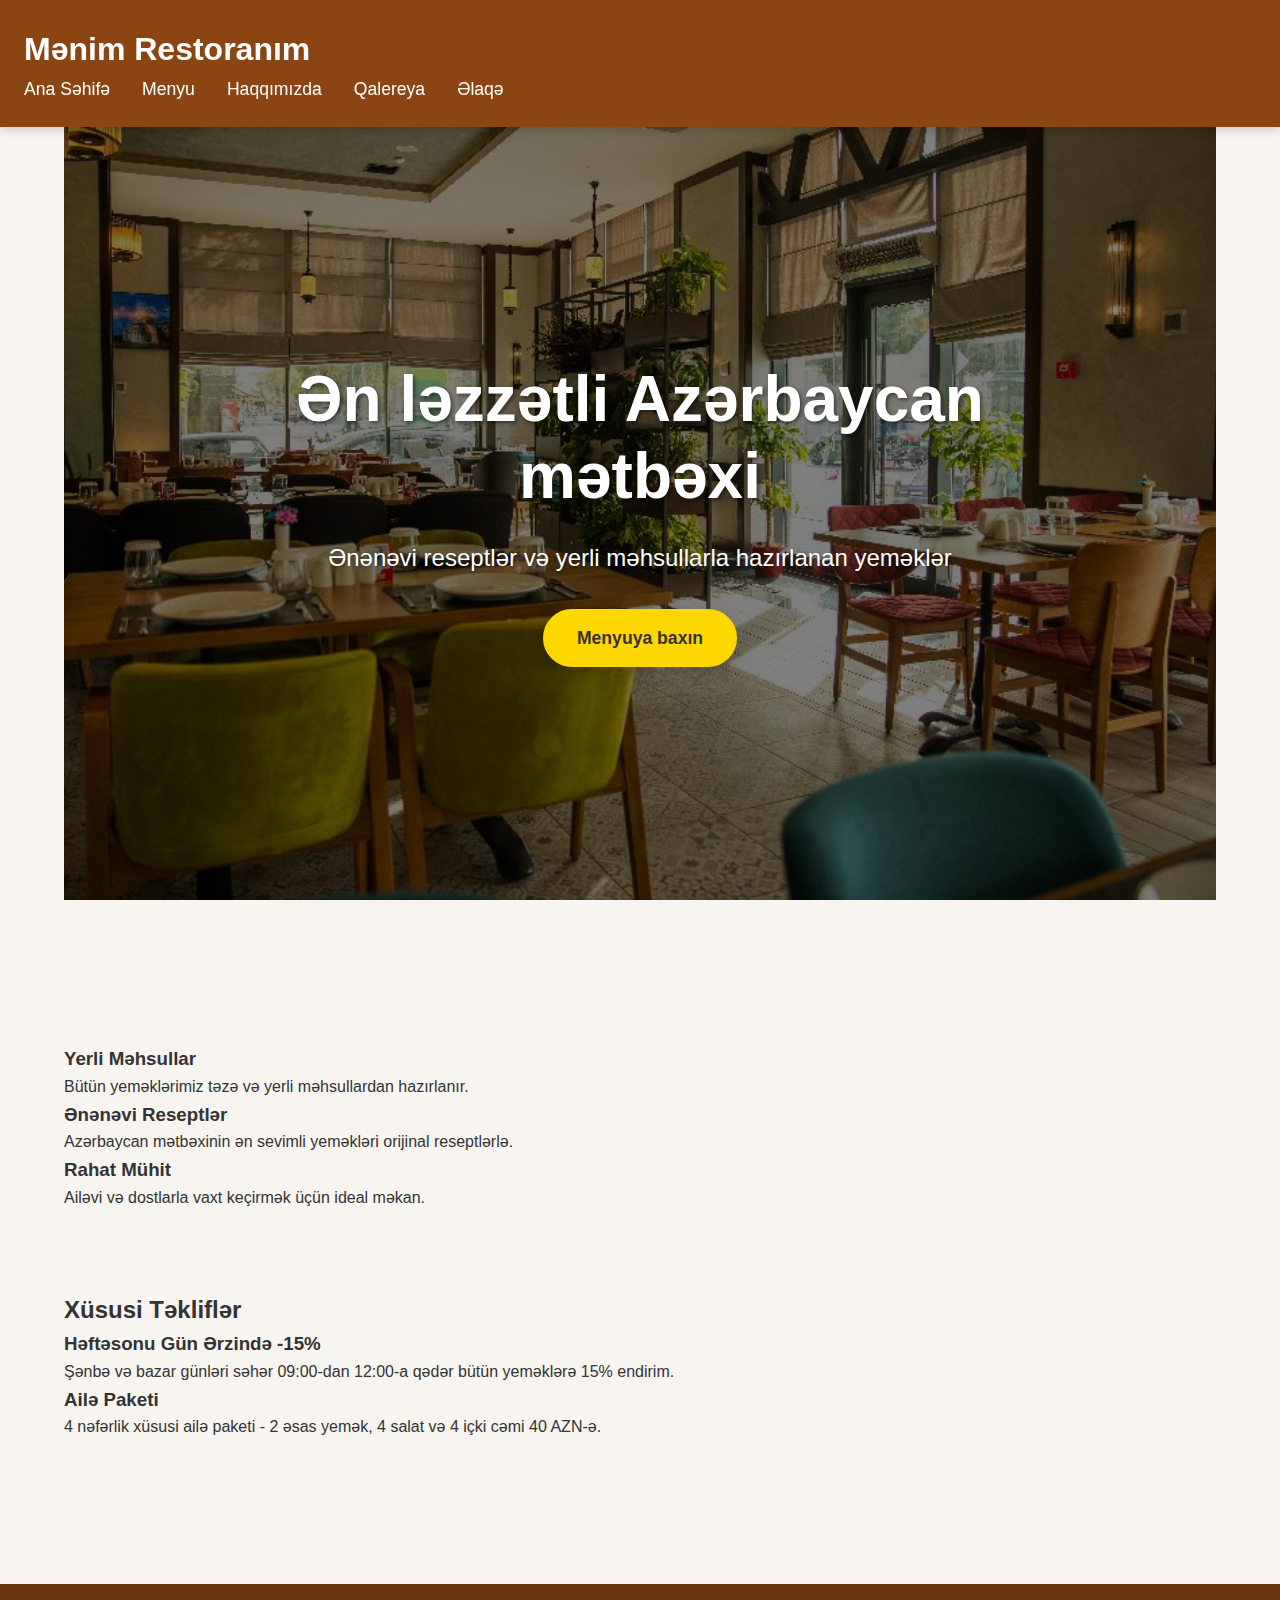
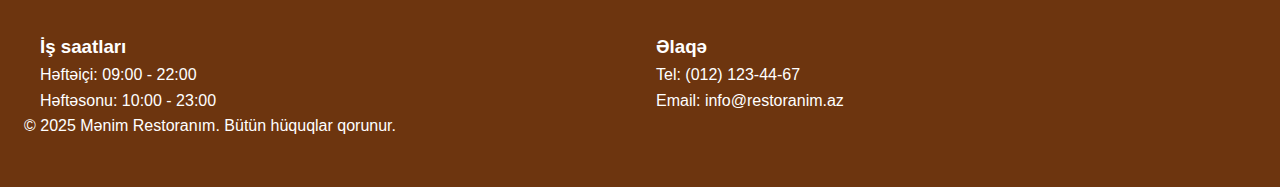
<file: index.html>
<!DOCTYPE html>
<html lang="az">
<head>
    <meta charset="UTF-8">
    <meta name="viewport" content="width=device-width, initial-scale=1.0">
    <title>Mənim Restoranım</title>
    <link rel="stylesheet" href="style.css">
</head>
<body>
    <!-- Mobil menyu düyməsi əlavə edildi -->
    <header>
        <button class="menu-toggle">☰</button>
        <h1>Mənim Restoranım</h1>
        <nav>
            <ul>
                <li><a href="index.html" class="active">Ana Səhifə</a></li>
                <li><a href="menyu.html">Menyu</a></li>
                <li><a href="haqqimizda.html">Haqqımızda</a></li>
                <li><a href="qalereya.html">Qalereya</a></li>             
                <li><a href="elaqe.html">Əlaqə</a></li>
            </ul>
        </nav>
    </header>

    <main>
        <!-- Tək hero section qalıb -->
        <section class="hero">
            <div class="hero-content">
                <h2>Ən ləzzətli Azərbaycan mətbəxi</h2>
                <p>Ənənəvi reseptlər və yerli məhsullarla hazırlanan yeməklər</p>
                <a href="menyu.html" class="btn">Menyuya baxın</a>
            </div>
        </section>

        <!-- Features bölməsi grid ilə -->
        <section class="features">
            <div class="feature">
                <h3>Yerli Məhsullar</h3>
                <p>Bütün yeməklərimiz təzə və yerli məhsullardan hazırlanır.</p>
            </div>
            <div class="feature">
                <h3>Ənənəvi Reseptlər</h3>
                <p>Azərbaycan mətbəxinin ən sevimli yeməkləri orijinal reseptlərlə.</p>
            </div>
            <div class="feature">
                <h3>Rahat Mühit</h3>
                <p>Ailəvi və dostlarla vaxt keçirmək üçün ideal məkan.</p>
            </div>
        </section>

        <!-- Xüsusi təkliflər flexbox ilə -->
        <section class="special-offers">
            <h2>Xüsusi Təkliflər</h2>
            <div class="offers">
                <div class="offer">
                    <h3>Həftəsonu Gün Ərzində -15%</h3>
                    <p>Şənbə və bazar günləri səhər 09:00-dan 12:00-a qədər bütün yeməklərə 15% endirim.</p>
                </div>
                <div class="offer">
                    <h3>Ailə Paketi</h3>
                    <p>4 nəfərlik xüsusi ailə paketi - 2 əsas yemək, 4 salat və 4 içki cəmi 40 AZN-ə.</p>
                </div>
            </div>
        </section>
    </main>

    <!-- Footer düzəlişləri -->
    <footer>
        <div class="footer-container">
            <div class="footer-info">
                <h3>İş saatları</h3>
                <p>Həftəiçi: 09:00 - 22:00</p>
                <p>Həftəsonu: 10:00 - 23:00</p>
            </div>
            <div class="footer-info">
                <h3>Əlaqə</h3>
                <p>Tel: (012) 123-44-67</p>
                <p>Email: info@restoranim.az</p>
            </div>
        </div>
        <p class="copyright">&copy; 2025 Mənim Restoranım. Bütün hüquqlar qorunur.</p>
    </footer>

    <!-- JavaScript düzəlişləri -->
    <script>
        document.addEventListener('DOMContentLoaded', function() {
            const menuToggle = document.querySelector('.menu-toggle');
            const nav = document.querySelector('nav');
            
            menuToggle.addEventListener('click', function() {
                nav.classList.toggle('active');
            });
        });
    </script>
</body>
</html>
</file>
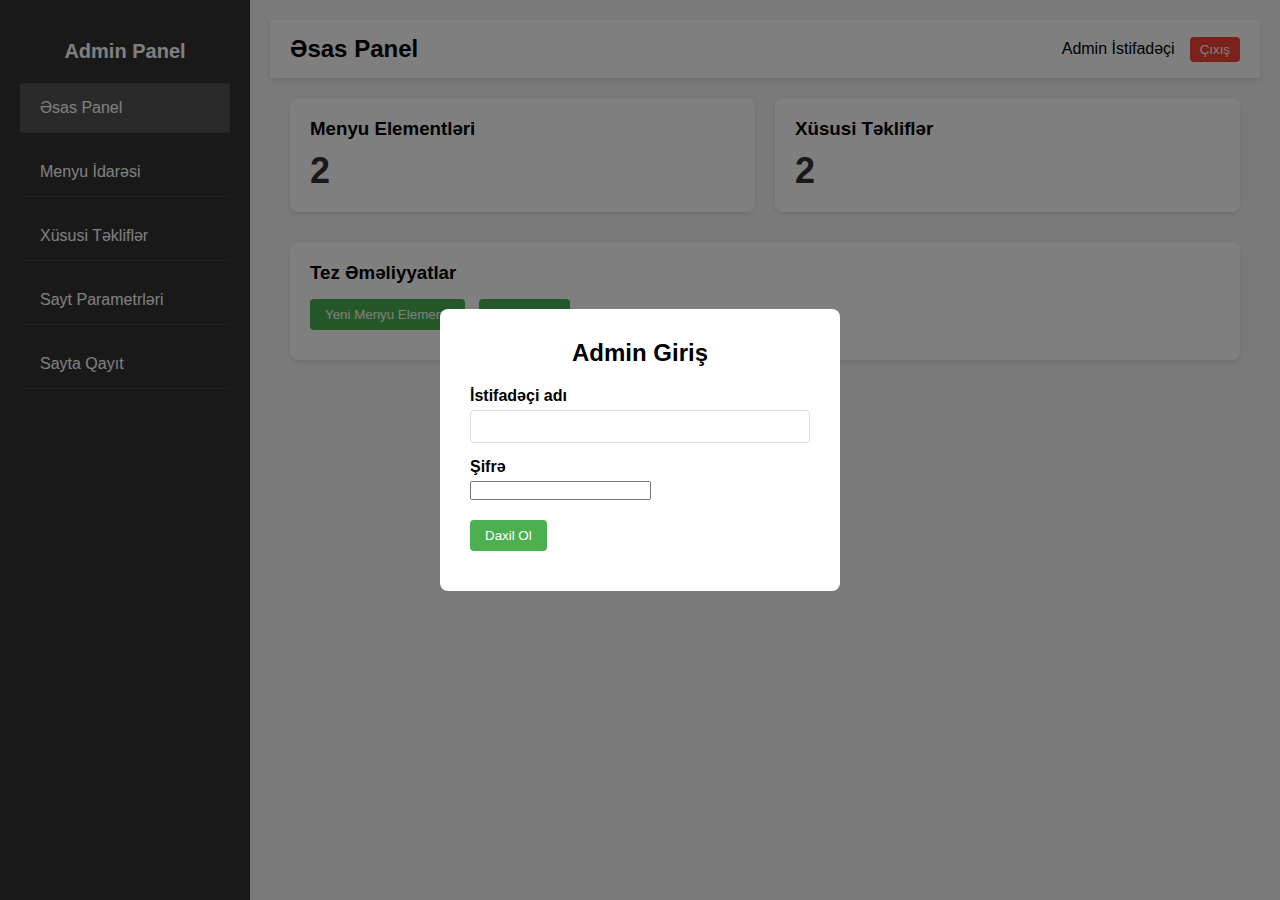
<file: admin.html>
<!DOCTYPE html>
<html lang="az">
<head>
    <meta charset="UTF-8">
    <meta name="viewport" content="width=device-width, initial-scale=1.0">
    <title>Admin Panel - Mənim Restoranım</title>
    <link rel="stylesheet" href="admin-style.css">
</head>
<body>
    <div class="admin-container">
        <div class="admin-sidebar">
            <div class="logo">
                <h2>Admin Panel</h2>
            </div>
            <nav class="admin-nav">
                <ul>
                    <li><a href="#" class="active" data-page="dashboard">Əsas Panel</a></li>
                    <li><a href="#" data-page="menu">Menyu İdarəsi</a></li>
                    <li><a href="#" data-page="offers">Xüsusi Təkliflər</a></li>
                    <li><a href="#" data-page="settings">Sayt Parametrləri</a></li>
                    <li><a href="index.html">Sayta Qayıt</a></li>
                </ul>
            </nav>
        </div>
        
        <div class="admin-content">
            <header class="admin-header">
                <div class="admin-header-title">
                    <h2>Əsas Panel</h2>
                </div>
                <div class="admin-user">
                    <span>Admin İstifadəçi</span>
                    <button id="logoutBtn">Çıxış</button>
                </div>
            </header>
            
            <main class="admin-main">
                <!-- Dashboard Page -->
                <div class="admin-page active" id="dashboard">
                    <div class="dashboard-stats">
                        <div class="stat-card">
                            <h3>Menyu Elementləri</h3>
                            <p class="stat-number" id="menu-count">0</p>
                        </div>
                        <div class="stat-card">
                            <h3>Xüsusi Təkliflər</h3>
                            <p class="stat-number" id="offers-count">0</p>
                        </div>
                    </div>
                    
                    <div class="quick-actions">
                        <h3>Tez Əməliyyatlar</h3>
                        <button class="admin-btn" id="add-menu-btn">Yeni Menyu Elementi</button>
                        <button class="admin-btn" id="add-offer-btn">Yeni Təklif</button>
                    </div>
                </div>
                
                <!-- Menu Management Page -->
                <div class="admin-page" id="menu">
                    <h3>Menyu İdarəsi</h3>
                    <button class="admin-btn add-btn" id="add-menu-item">Yeni Element Əlavə Et</button>
                    
                    <div class="menu-form hidden" id="menu-form">
                        <h4>Menyu Elementi</h4>
                        <form id="menu-item-form">
                            <input type="hidden" id="menu-item-id">
                            <div class="form-group">
                                <label for="menu-item-name">Ad</label>
                                <input type="text" id="menu-item-name" required>
                            </div>
                            <div class="form-group">
                                <label for="menu-item-category">Kateqoriya</label>
                                <select id="menu-item-category" required>
                                    <option value="əsas">Əsas Yeməklər</option>
                                    <option value="qəlyanaltı">Qəlyanaltılar</option>
                                    <option value="salat">Salatlar</option>
                                    <option value="desert">Desertlər</option>
                                    <option value="içki">İçkilər</option>
                                </select>
                            </div>
                            <div class="form-group">
                                <label for="menu-item-price">Qiymət (AZN)</label>
                                <input type="number" step="0.01" id="menu-item-price" required>
                            </div>
                            <div class="form-group">
                                <label for="menu-item-description">Təsvir</label>
                                <textarea id="menu-item-description" rows="4"></textarea>
                            </div>
                            <div class="form-actions">
                                <button type="submit" class="admin-btn save-btn">Yadda Saxla</button>
                                <button type="button" class="admin-btn cancel-btn" id="cancel-menu-item">Ləğv Et</button>
                            </div>
                        </form>
                    </div>
                    
                    <div class="items-list" id="menu-items-list">
                        <!-- Menu items will be added here dynamically -->
                    </div>
                </div>
                
                <!-- Offers Management Page -->
                <div class="admin-page" id="offers">
                    <h3>Xüsusi Təkliflər</h3>
                    <button class="admin-btn add-btn" id="add-offer-item">Yeni Təklif Əlavə Et</button>
                    
                    <div class="offer-form hidden" id="offer-form">
                        <h4>Xüsusi Təklif</h4>
                        <form id="offer-item-form">
                            <input type="hidden" id="offer-item-id">
                            <div class="form-group">
                                <label for="offer-item-title">Başlıq</label>
                                <input type="text" id="offer-item-title" required>
                            </div>
                            <div class="form-group">
                                <label for="offer-item-description">Təsvir</label>
                                <textarea id="offer-item-description" rows="4" required></textarea>
                            </div>
                            <div class="form-group">
                                <label for="offer-item-active">Aktivdir</label>
                                <input type="checkbox" id="offer-item-active" checked>
                            </div>
                            <div class="form-actions">
                                <button type="submit" class="admin-btn save-btn">Yadda Saxla</button>
                                <button type="button" class="admin-btn cancel-btn" id="cancel-offer-item">Ləğv Et</button>
                            </div>
                        </form>
                    </div>
                    
                    <div class="items-list" id="offer-items-list">
                        <!-- Offer items will be added here dynamically -->
                    </div>
                </div>
                
                <!-- Settings Page -->
                <div class="admin-page" id="settings">
                    <h3>Sayt Parametrləri</h3>
                    <form id="settings-form">
                        <div class="form-group">
                            <label for="site-title">Sayt Başlığı</label>
                            <input type="text" id="site-title" value="Mənim Restoranım">
                        </div>
                        <div class="form-group">
                            <label for="site-description">Sayt Təsviri</label>
                            <textarea id="site-description" rows="3">Ən ləzzətli Azərbaycan mətbəxi</textarea>
                        </div>
                        <div class="form-group">
                            <label for="site-phone">Telefon</label>
                            <input type="text" id="site-phone" value="(012) 123-44-67">
                        </div>
                        <div class="form-group">
                            <label for="site-email">Email</label>
                            <input type="email" id="site-email" value="info@restoranim.az">
                        </div>
                        <div class="form-group">
                            <label for="work-hours-weekday">İş saatları (Həftəiçi)</label>
                            <input type="text" id="work-hours-weekday" value="09:00 - 22:00">
                        </div>
                        <div class="form-group">
                            <label for="work-hours-weekend">İş saatları (Həftəsonu)</label>
                            <input type="text" id="work-hours-weekend" value="10:00 - 23:00">
                        </div>
                        <button type="submit" class="admin-btn save-btn">Parametrləri Yadda Saxla</button>
                    </form>
                </div>
            </main>
        </div>
    </div>
    
    <!-- Login Modal -->
    <div class="login-modal" id="login-modal">
        <div class="login-form">
            <h2>Admin Giriş</h2>
            <form id="login-form">
                <div class="form-group">
                    <label for="username">İstifadəçi adı</label>
                    <input type="text" id="username" required>
                </div>
                <div class="form-group">
                    <label for="password">Şifrə</label>
                    <input type="password" id="password" required>
                </div>
                <div class="form-actions">
                    <button type="submit" class="admin-btn">Daxil Ol</button>
                </div>
            </form>
        </div>
    </div>
    
    <script src="admin-script.js"></script>
    <script>
        // Mobil menyu üçün JavaScript
        document.addEventListener('DOMContentLoaded', function() {
          const menuToggle = document.querySelector('.menu-toggle');
          const nav = document.querySelector('nav');
          
          if (menuToggle) {
            menuToggle.addEventListener('click', function() {
              nav.classList.toggle('active');
            });
          }
        });
      </script>
</body>
</html>
</file>
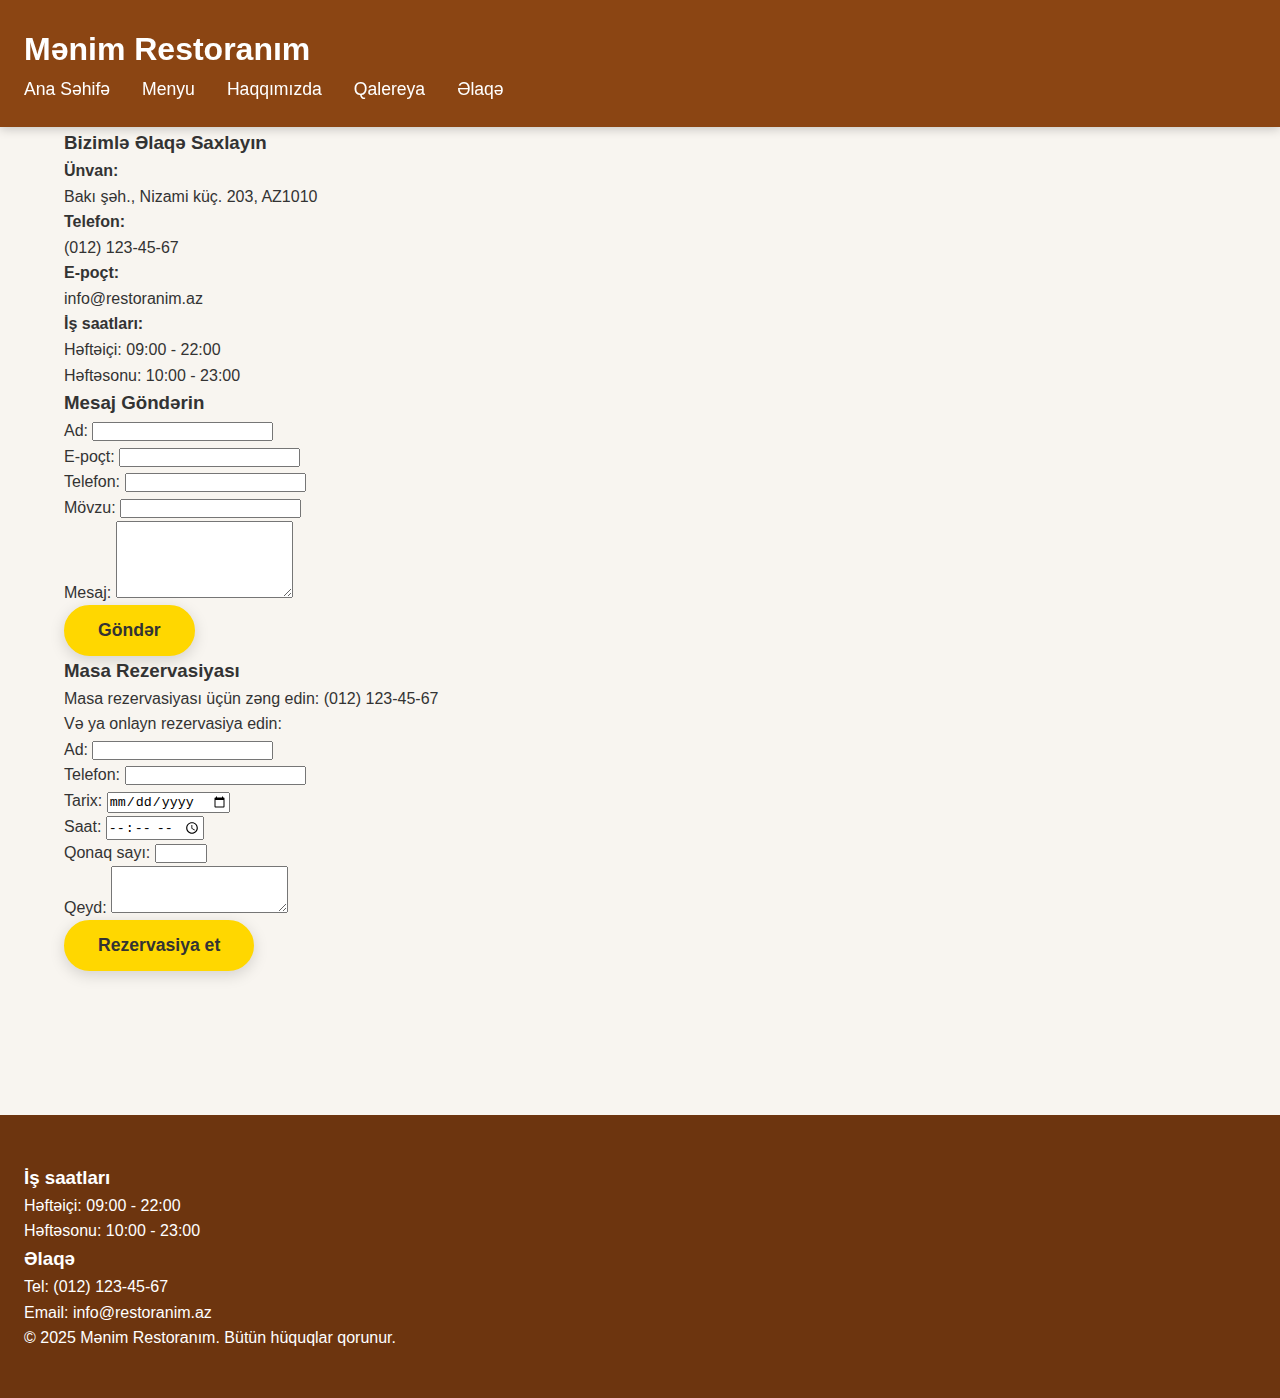
<file: elaqe.html>
<!DOCTYPE html>
<html lang="az">
<head>
    <meta charset="UTF-8">
    <meta name="viewport" content="width=device-width, initial-scale=1.0">
      <title>Əlaqə - Mənim Restoranım</title>
    <link rel="stylesheet" href="style.css">
</head>
<body>
    <header>
        <h1>Mənim Restoranım</h1>
        <nav>
            <ul>
                <li><a href="index.html">Ana Səhifə</a></li>
                <li><a href="menyu.html">Menyu</a></li>
                <li><a href="haqqimizda.html">Haqqımızda</a></li>
                <li><a href="qalereya.html">Qalereya</a></li>
                <li><a href="elaqe.html" class="active">Əlaqə</a></li>
            </ul>
        </nav>
    </header>

    <main>
        <section class="contact-section">
            <h2 class="section-title">elaqe</h2>
            <br>
            <div class="contact-container">
                <div class="contact-info">
                    <h3>Bizimlə Əlaqə Saxlayın</h3>
                    <div class="info-item">
                        <strong>Ünvan:</strong>
                        <p>Bakı şəh., Nizami küç. 203, AZ1010</p>
                    </div>
                    <div class="info-item">
                        <strong>Telefon:</strong>
                        <p>(012) 123-45-67</p>
                    </div>
                    <div class="info-item">
                        <strong>E-poçt:</strong>
                        <p>info@restoranim.az</p>
                    </div>
                    <div class="info-item">
                        <strong>İş saatları:</strong>
                        <p>Həftəiçi: 09:00 - 22:00</p>
                        <p>Həftəsonu: 10:00 - 23:00</p>
                    </div>
                </div>
                
                <div class="contact-form">
                    <h3>Mesaj Göndərin</h3>
                    <form id="contactForm">
                        <div class="form-group">
                            <label for="name">Ad:</label>
                            <input type="text" id="name" name="name" required>
                        </div>
                        <div class="form-group">
                            <label for="email">E-poçt:</label>
                            <input type="email" id="email" name="email" required>
                        </div>
                        <div class="form-group">
                            <label for="phone">Telefon:</label>
                            <input type="tel" id="phone" name="phone">
                        </div>
                        <div class="form-group">
                            <label for="subject">Mövzu:</label>
                            <input type="text" id="subject" name="subject">
                        </div>
                        <div class="form-group">
                            <label for="message">Mesaj:</label>
                            <textarea id="message" name="message" rows="5" required></textarea>
                        </div>
                        <button type="submit" class="btn">Göndər</button>
                    </form>
                </div>
            </div>
            
            <div class="reservation">
                <h3>Masa Rezervasiyası</h3>
                <p>Masa rezervasiyası üçün zəng edin: (012) 123-45-67</p>
                <p>Və ya onlayn rezervasiya edin:</p>
                <form id="reservationForm">
                    <div class="form-row">
                        <div class="form-group">
                            <label for="reservationName">Ad:</label>
                            <input type="text" id="reservationName" name="reservationName" required>
                        </div>
                        <div class="form-group">
                            <label for="reservationPhone">Telefon:</label>
                            <input type="tel" id="reservationPhone" name="reservationPhone" required>
                        </div>
                    </div>
                    <div class="form-row">
                        <div class="form-group">
                            <label for="reservationDate">Tarix:</label>
                            <input type="date" id="reservationDate" name="reservationDate" required>
                        </div>
                        <div class="form-group">
                            <label for="reservationTime">Saat:</label>
                            <input type="time" id="reservationTime" name="reservationTime" required>
                        </div>
                    </div>
                    <div class="form-row">
                        <div class="form-group">
                            <label for="reservationGuests">Qonaq sayı:</label>
                            <input type="number" id="reservationGuests" name="reservationGuests" min="1" max="20" required>
                        </div>
                        <div class="form-group">
                            <label for="reservationNotes">Qeyd:</label>
                            <textarea id="reservationNotes" name="reservationNotes" rows="3"></textarea>
                        </div>
                    </div>
                    <button type="submit" class="btn">Rezervasiya et</button>
                </form>
            </div>
        </section>
    </main>

    <footer>
        <div class="footer-content">
            <div class="footer-info">
                <h3>İş saatları</h3>
                <p>Həftəiçi: 09:00 - 22:00</p>
                <p>Həftəsonu: 10:00 - 23:00</p>
            </div>
            <div class="footer-info">
                <h3>Əlaqə</h3>
                <p>Tel: (012) 123-45-67</p>
                <p>Email: info@restoranim.az</p>
            </div>
        </div>
        <p class="copyright">&copy; 2025 Mənim Restoranım. Bütün hüquqlar qorunur.</p>
    </footer>

    <script src="script.js"></script>
    <script>
        // Mobil menyu üçün JavaScript
        document.addEventListener('DOMContentLoaded', function() {
          const menuToggle = document.querySelector('.menu-toggle');
          const nav = document.querySelector('nav');
          
          if (menuToggle) {
            menuToggle.addEventListener('click', function() {
              nav.classList.toggle('active');
            });
          }
        });
      </script>
</body>
</html>
</file>
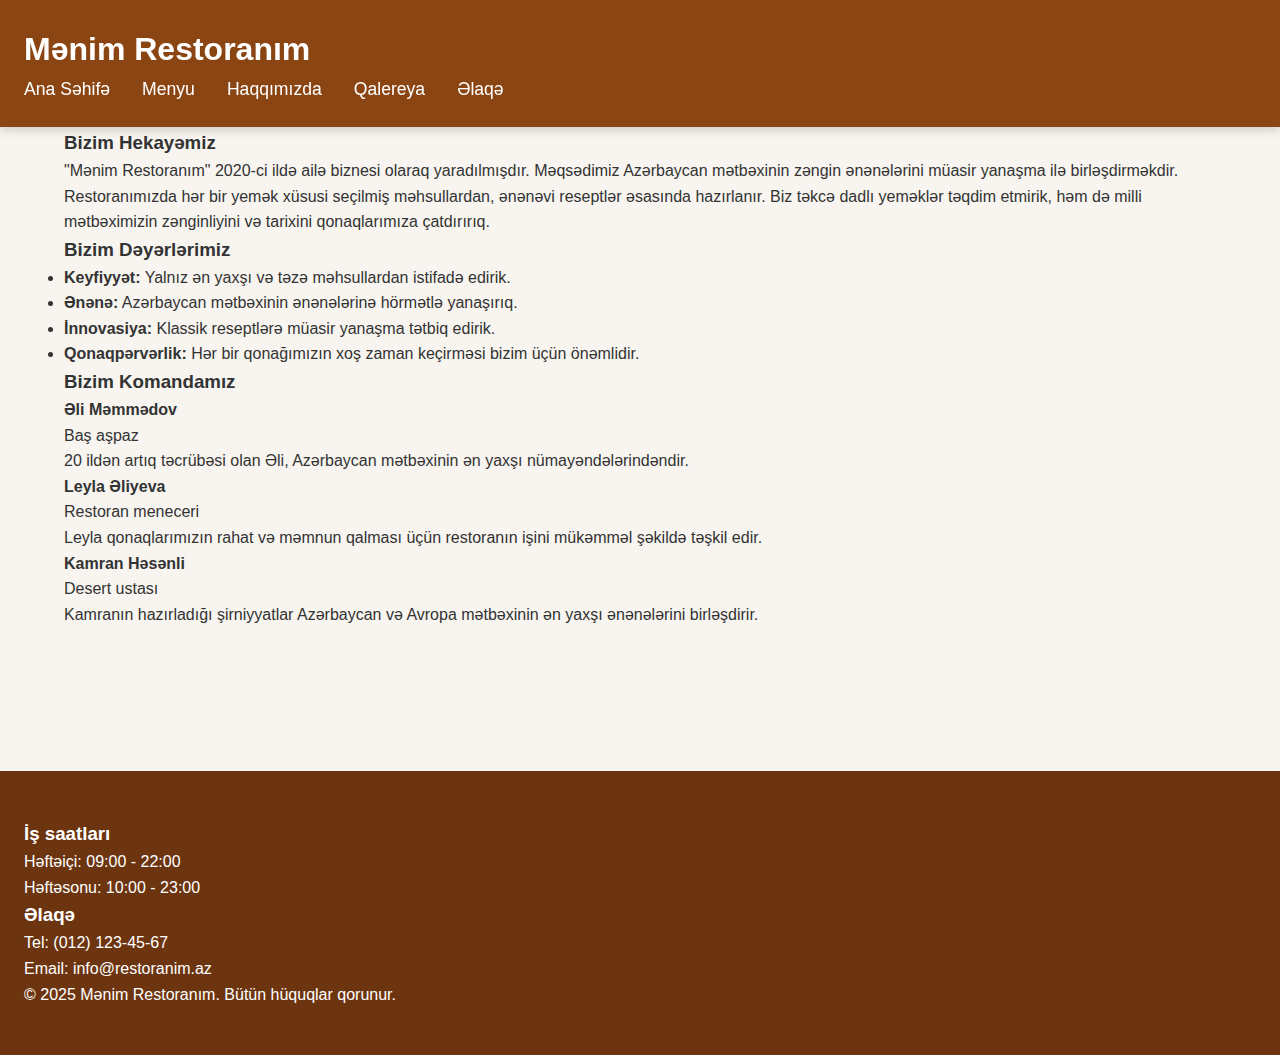
<file: haqqimizda.html>
<!DOCTYPE html>
<html lang="az">
<head>
    <meta charset="UTF-8">
    <meta name="viewport" content="width=device-width, initial-scale=1.0">
    <title>Haqqımızda - Mənim Restoranım</title>
    <link rel="stylesheet" href="style.css">
</head>
<body>
    <header>
        <h1>Mənim Restoranım</h1>
        <nav>
            <ul>
                <li><a href="index.html">Ana Səhifə</a></li>
                <li><a href="menyu.html">Menyu</a></li>
                <li><a href="haqqimizda.html" class="active">Haqqımızda</a></li>
                 <li><a href="qalereya.html">Qalereya</a></li>  
                <li><a href="elaqe.html">Əlaqə</a></li>
            </ul>
        </nav>
    </header>

    <main>
        <section class="about-section">
            <h2 class="section-title">Haqqımızda</h2>
            <br>
            <div class="about-content">
                <div class="about-text">
                    <h3>Bizim Hekayəmiz</h3>
                    <p>"Mənim Restoranım" 2020-ci ildə ailə biznesi olaraq yaradılmışdır. Məqsədimiz Azərbaycan mətbəxinin zəngin ənənələrini müasir yanaşma ilə birləşdirməkdir.</p>
                    <p>Restoranımızda hər bir yemək xüsusi seçilmiş məhsullardan, ənənəvi reseptlər əsasında hazırlanır. Biz təkcə dadlı yeməklər təqdim etmirik, həm də milli mətbəximizin zənginliyini və tarixini qonaqlarımıza çatdırırıq.</p>
                    
                    <h3>Bizim Dəyərlərimiz</h3>
                    <ul class="values-list">
                        <li><strong>Keyfiyyət:</strong> Yalnız ən yaxşı və təzə məhsullardan istifadə edirik.</li>
                        <li><strong>Ənənə:</strong> Azərbaycan mətbəxinin ənənələrinə hörmətlə yanaşırıq.</li>
                        <li><strong>İnnovasiya:</strong> Klassik reseptlərə müasir yanaşma tətbiq edirik.</li>
                        <li><strong>Qonaqpərvərlik:</strong> Hər bir qonağımızın xoş zaman keçirməsi bizim üçün önəmlidir.</li>
                    </ul>
                </div>
                
                <div class="team-section">
                    <h3>Bizim Komandamız</h3>
                    <div class="team-members">
                        <div class="team-member">
                            <h4>Əli Məmmədov</h4>
                            <p class="member-title">Baş aşpaz</p>
                            <p>20 ildən artıq təcrübəsi olan Əli, Azərbaycan mətbəxinin ən yaxşı nümayəndələrindəndir.</p>
                        </div>
                        <div class="team-member">
                            <h4>Leyla Əliyeva</h4>
                            <p class="member-title">Restoran meneceri</p>
                            <p>Leyla qonaqlarımızın rahat və məmnun qalması üçün restoranın işini mükəmməl şəkildə təşkil edir.</p>
                        </div>
                        <div class="team-member">
                            <h4>Kamran Həsənli</h4>
                            <p class="member-title">Desert ustası</p>
                            <p>Kamranın hazırladığı şirniyyatlar Azərbaycan və Avropa mətbəxinin ən yaxşı ənənələrini birləşdirir.</p>
                        </div>
                    </div>
                </div>
            </div>
        </section>
    </main>

    <footer>
        <div class="footer-content">
            <div class="footer-info">
                <h3>İş saatları</h3>
                <p>Həftəiçi: 09:00 - 22:00</p>
                <p>Həftəsonu: 10:00 - 23:00</p>
            </div>
            <div class="footer-info">
                <h3>Əlaqə</h3>
                <p>Tel: (012) 123-45-67</p>
                <p>Email: info@restoranim.az</p>
            </div>
        </div>
        <p class="copyright">&copy; 2025 Mənim Restoranım. Bütün hüquqlar qorunur.</p>
    </footer>

    <script src="script.js"></script>
    <script>
        // Mobil menyu üçün JavaScript
        document.addEventListener('DOMContentLoaded', function() {
          const menuToggle = document.querySelector('.menu-toggle');
          const nav = document.querySelector('nav');
          
          if (menuToggle) {
            menuToggle.addEventListener('click', function() {
              nav.classList.toggle('active');
            });
          }
        });
      </script>
</body>
</html>
</file>
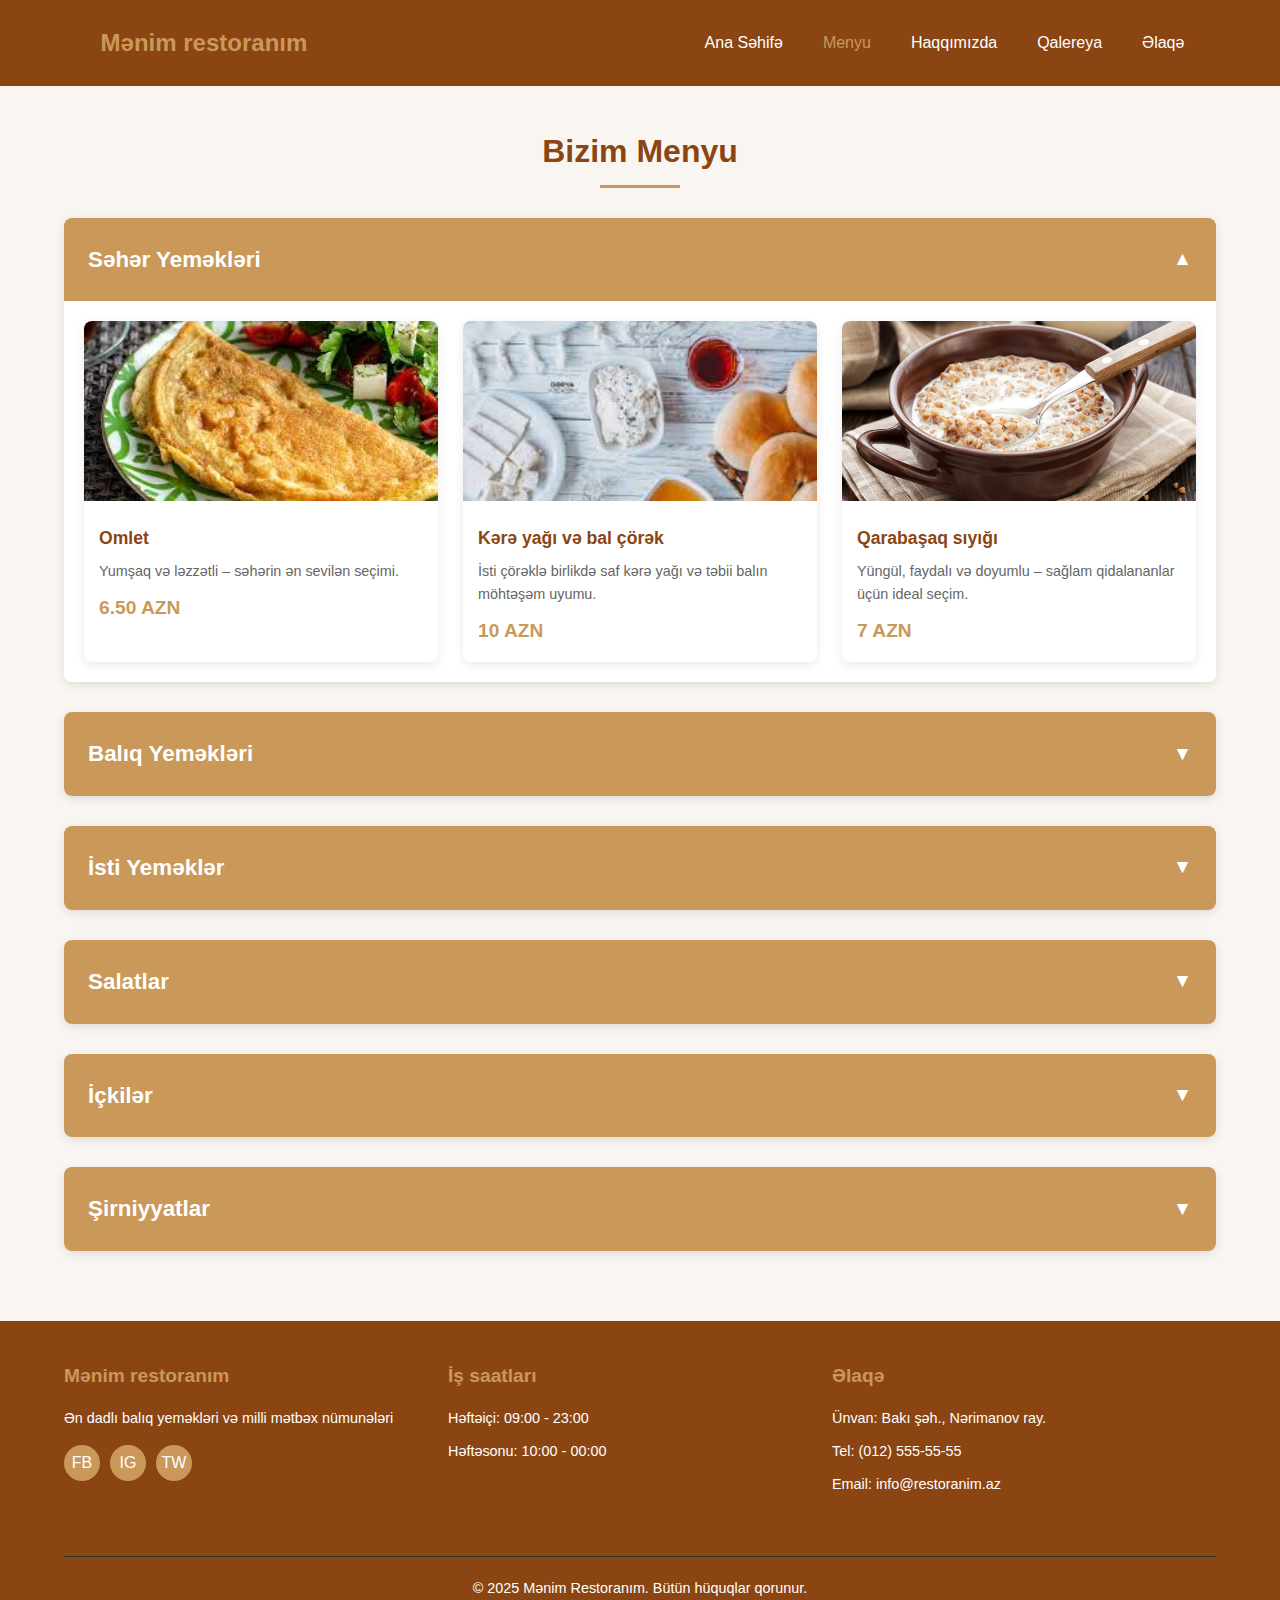
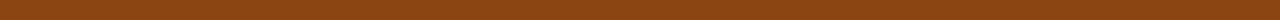
<file: menyu.html>
<!DOCTYPE html>
<html lang="az">
<head>

    <meta charset="UTF-8">
    <meta name="viewport" content="width=device-width, initial-scale=1.0">
    <title>Mənim restoranım - Menyu</title>
    <style>
        
        :root {
            --primary-color: #ca9859;
            --secondary-color: #8b4513;
            --accent-color: #b17e3c;
            --text-light: #ffffff;
            --text-dark: #333333;
            --bg-light: #f9f5f0;
            --border-radius: 8px;
        }
        
        * {
            margin: 0;
            padding: 0;
            box-sizing: border-box;
            font-family: 'Segoe UI', Tahoma, Geneva, Verdana, sans-serif;
        }
        
        body {
            background-color: var(--bg-light);
            color: var(--text-dark);
            line-height: 1.6;
        }
        
        header {
            background-color: var(--secondary-color);
            padding: 1.5rem;

            position: sticky;
            top: 0;
            z-index: 1000;
        }
        
        .container {
            width: 90%;
            max-width: 1200px;
            margin: 0 auto;
        }
        
        .header-container {
            display: flex;
            justify-content: space-between;
            align-items: center;
        }
        
        .logo {
            display: flex;
            align-items: center;
        }
        
        .logo img {
            height: 50px;
        }
        
        .logo h1 {
            color: var(--primary-color);
            margin-left: 15px;
            font-size: 24px;
        }
        
        nav ul {
            display: flex;
            list-style: none;
        }
        
        nav li {
            margin-left: 20px;
        }
        
        nav a {
            color: var(--text-light);
            text-decoration: none;
            font-weight: 500;
            padding: 5px 10px;
            transition: color 0.3s ease;
        }
        
        nav a:hover, nav a.active {
            color: var(--primary-color);
        }
        
        main {
            padding: 40px 0;
        }
        
        .page-title {
            text-align: center;
            margin-bottom: 30px;
            color: var(--secondary-color);
        }
        
        .page-title h2 {
            font-size: 32px;
            position: relative;
            display: inline-block;
            padding-bottom: 10px;
        }
        
        .page-title h2::after {
            content: '';
            position: absolute;
            bottom: 0;
            left: 50%;
            transform: translateX(-50%);
            width: 80px;
            height: 3px;
            background-color: var(--primary-color);
        }
        
        .menu-section {
            margin-bottom: 30px;
        }
        
        .menu-category {
            margin-bottom: 20px;
            border-radius: var(--border-radius);
            overflow: hidden;
            box-shadow: 0 3px 10px rgba(0, 0, 0, 0.1);
        }
        
        .category-header {
            background-color: var(--primary-color);
            color: var(--text-light);
            padding: 1.5rem;
            cursor: pointer;
            display: flex;
            justify-content: space-between;
            align-items: center;
            transition: background-color 0.3s ease;
        }
        
        .category-header:hover {
            background-color: var(--accent-color);
        }
        
        .category-header h3 {
            margin: 0;
            font-size: 1.4rem;
        }
        
        .arrow {
            transition: transform 0.3s;
            font-size: 1.2rem;
        }
        
        .arrow.active {
            transform: rotate(180deg);
        }
        
        .category-content {
            display: none;
            background-color: white;
            padding: 20px;
        }
        
        .category-content.active {
            display: block;
        }
        
        .menu-items-grid {
            display: grid;
            grid-template-columns: repeat(auto-fill, minmax(280px, 1fr));
            gap: 25px;
        }
        
        .menu-item {
            background: white;
            border-radius: var(--border-radius);
            overflow: hidden;
            box-shadow: 0 3px 10px rgba(67, 44, 44, 0.1);
            transition: transform 0.3s ease, box-shadow 0.3s ease;
        }
        
        .menu-item:hover {
            transform: translateY(-5px);
            box-shadow: 0 5px 15px rgba(0, 0, 0, 0.2);
        }
        
        .menu-image {
            width: 100%;
            height: 180px;
            object-fit: cover;
        }
        
        .item-details {
            padding: 15px;
        }
        
        .item-name {
            font-weight: bold;
            font-size: 1.1rem;
            margin-bottom: 8px;
            color: var(--secondary-color);
        }
        
        .item-description {
            color: #666;
            font-size: 0.9rem;
            margin-bottom: 10px;
        }
        
        .item-price {
            color: var(--primary-color);
            font-weight: bold;
            font-size: 1.2rem;
        }
        
        footer {
            background-color: var(--secondary-color);
            color: var(--text-light);
            padding: 40px 0 20px;
        }
        
        .footer-content {
            display: flex;
            flex-wrap: wrap;
            justify-content: space-between;
            margin-bottom: 30px;
        }
        
        .footer-info {
            flex: 1;
            min-width: 200px;
            margin-bottom: 20px;
        }
        
        .footer-info h3 {
            color: var(--primary-color);
            margin-bottom: 15px;
            font-size: 1.2rem;
        }
        
        .footer-info p {
            margin-bottom: 10px;
            font-size: 0.9rem;
        }
        
        .social-icons {
            display: flex;
            margin-top: 15px;
        }
        
        .social-icons a {
            display: flex;
            align-items: center;
            justify-content: center;
            width: 36px;
            height: 36px;
            margin-right: 10px;
            background-color: var(--primary-color);
            color: var(--text-light);
            border-radius: 50%;
            text-decoration: none;
            transition: background-color 0.3s ease;
        }
        
        .social-icons a:hover {
            background-color: var(--accent-color);
        }
        
        .copyright {
            text-align: center;
            padding-top: 20px;
            border-top: 1px solid #333;
            font-size: 0.9rem;
        }
        
        /* Responsive Design */
        @media (max-width: 768px) {
            .header-container {
                flex-direction: column;
                text-align: center;
            }
            
            .logo {
                margin-bottom: 15px;
                justify-content: center;
            }
            
            nav ul {
                justify-content: center;
                flex-wrap: wrap;
            }
            
            nav li {
                margin: 5px 10px;
            }
            
            .menu-items-grid {
                grid-template-columns: repeat(auto-fill, minmax(220px, 1fr));
            }
            
            .footer-content {
                flex-direction: column;
            }
            
            .footer-info {
                margin-bottom: 30px;
            }
        }
    </style>
</head>
<body>
    <header>
        <div class="container header-container">
            <div class="logo">
                <h1>Mənim restoranım</h1>
            </div>
            <nav>
                <ul>
                    <li><a href="index.html">Ana Səhifə</a></li>
                    <li><a href="menyu.html" class="active">Menyu</a></li>
                    <li><a href="haqqimizda.html">Haqqımızda</a></li>
                    <li><a href="qalereya.html">Qalereya</a></li>
                    <li><a href="elaqe.html">Əlaqə</a></li>
                </ul>
            </nav>
        </div>
    </header>

    <main>
        <div class="container">
            <div class="page-title">
                <h2>Bizim Menyu</h2>
            </div>

            <section class="menu-section">
                <!-- Səhər Yeməkləri -->
                <div class="menu-category">
                    <div class="category-header" onclick="toggleCategory(this)">
                        <h3>Səhər Yeməkləri</h3>
                        <span class="arrow">▼</span>
                    </div>
                    <div class="category-content">
                        <div class="menu-items-grid">
                            <!-- Omlet -->
                            <div class="menu-item">
                                <img src="images/Omlet.jpeg" alt="Omlet" class="menu-image">
                                <div class="item-details">
                                    <div class="item-name">Omlet</div>
                                    <div class="item-description">Yumşaq və ləzzətli – səhərin ən sevilən seçimi.</div>
                                    <div class="item-price">6.50 AZN</div>
                                </div>
                            </div>
                            <!--kere yagi ve bal corek-->
                            <div class="menu-item">
                                <img src="images/Kere yagi ve bal ile chorek.jpeg" alt="kere yagi ve bal corek" class="menu-image">
                                <div class="item-details">
                                    <div class="item-name">Kərə yağı və bal çörək</div>
                                    <div class="item-description">İsti çörəklə birlikdə saf kərə yağı və təbii balın möhtəşəm uyumu.</div>
                                    <div class="item-price">10 AZN</div>
                                 </div>
                             </div>
                             <!--qarabasaq siyiqi-->
                            <div class="menu-item">
                                <img src="images/Qarabashaq siyigi.jpg" alt="qarabasaq siyiqi" class="menu-image">
                                <div class="item-details">
                                    <div class="item-name">Qarabaşaq sıyığı</div>
                                    <div class="item-description">Yüngül, faydalı və doyumlu – sağlam qidalananlar üçün ideal seçim.</div>
                                    <div class="item-price">7 AZN</div>
                                </div>
                            </div>
                        </div>
                    </div>
                </div>
            </section>
            <section class="menu-section">
                <!-- Balıq Yeməkləri -->
                <div class="menu-category">
                    <div class="category-header" onclick="toggleCategory(this)">
                        <h3>Balıq Yeməkləri</h3>
                        <span class="arrow">▼</span>
                    </div>
                    <div class="category-content">
                        <div class="menu-items-grid">
                            <!-- Qızıl Farel -->
                            <div class="menu-item">
                                <img src="images/qizil farel.jpg" alt="Qızıl Farel" class="menu-image">
                                <div class="item-details">
                                    <div class="item-name">Qızıl Farel</div>
                                    <div class="item-description">Təzə tutulmuş farel balığı, xüsusi ədviyyatlarla bişirilir</div>
                                    <div class="item-price">16.50 AZN</div>
                                </div>
                            </div>
                            
                            <!-- Təndirdə Balıq -->
                            <div class="menu-item">
                                <img src="images/tendirde baliq.jpg" alt="Təndirdə Balıq" class="menu-image">
                                <div class="item-details">
                                    <div class="item-name">Təndirdə Balıq</div>
                                    <div class="item-description">Kəklikotu və limon ilə təndirdə hazırlanmış balıq</div>
                                    <div class="item-price">18.00 AZN</div>
                                </div>
                            </div>
                            <!-- Somon Balığı -->
                            <div class="menu-item">
                                <img src="images/somon filesi.jpg" alt="Somon Balığı" class="menu-image">
                                <div class="item-details">
                                    <div class="item-name">Somon Filesi</div>
                                    <div class="item-description">Özel sous və tərəvəzlərlə somon balığı</div>
                                    <div class="item-price">22.00 AZN</div>
                                </div>
                            </div>
                            <!-- Balıq Şorbası -->
                            <div class="menu-item">
                                <img src="images/Baliq sorbasi.jpg" alt="Balıq Şorbası" class="menu-image">
                                <div class="item-details">
                                    <div class="item-name">Balıq Şorbası</div>
                                    <div class="item-description">Təzə balıq və tərəvəzlərlə hazırlanmış şorba</div>
                                    <div class="item-price">8.50 AZN</div>
                                </div>
                            </div>
                        </div>
                    </div>
                </div>
            </section>

            <section class="menu-section">
                <!-- İsti Yeməklər -->
                <div class="menu-category">
                    <div class="category-header" onclick="toggleCategory(this)">
                        <h3>İsti Yeməklər</h3>
                        <span class="arrow">▼</span>
                    </div>
                    <div class="category-content">
                        <div class="menu-items-grid">
                            <div class="menu-item">
                                <img src="images/Dushbere.jpeg" alt="Düşbərə" class="menu-image">
                                <div class="item-details">
                                    <div class="item-name">Düşbərə</div>
                                    <div class="item-description">Ətli milli xəmir yeməyi, sərin qatıqla verilir</div>
                                    <div class="item-price">6.00 AZN</div>
                                </div>
                            </div>
                            <div class="menu-item">
                                <img src="images/Lule kabab.jpeg" alt="Lülə Kebabı" class="menu-image">
                                <div class="item-details">
                                    <div class="item-name">Lülə Kebabı</div>
                                    <div class="item-description">Qoyun ətindən hazırlanmış kabab, təndirdə bişirilir</div>
                                    <div class="item-price">12.00 AZN</div>
                                </div>
                            </div>
                            <div class="menu-item">
                                <img src="images/Toyuq kababi.jpeg" alt="Toyuq Kebabı" class="menu-image">
                                <div class="item-details">
                                    <div class="item-name">Toyuq Kebabı</div>
                                    <div class="item-description">Marinadlanmış toyuq əti, xüsusi ədviyyatlarla</div>
                                    <div class="item-price">10.00 AZN</div>
                                </div>
                            </div>
                            <div class="menu-item">
                                <img src="images/Seher plovu.jpeg" alt="Plov" class="menu-image">
                                <div class="item-details">
                                    <div class="item-name">Səhər Plovu</div>
                                    <div class="item-description">Ətli, şafran və kişmiş ilə hazırlanmış milli düyü yeməyi</div>
                                    <div class="item-price">9.00 AZN</div>
                                </div>
                            </div>
                                    <div class="menu-item">
                                        <img src="images/Xash .jpg" alt="Xash" class="menu-image">
                                        <div class="item-details">
                                            <div class="item-name">Xaş</div>
                                            <div class="item-description">Soyuq havaların vazkeçilməzi – doyumlu və gücləndirici ləzzət</div>
                                            <div class="item-price">12.00 AZN</div>
                                </div>
                            </div>
                        </div>
                    </div>
                </div>
            </section>

            <section class="menu-section">
                <!-- Salatlar -->
                <div class="menu-category">
                    <div class="category-header" onclick="toggleCategory(this)">
                        <h3>Salatlar</h3>
                        <span class="arrow">▼</span>
                    </div>
                    <div class="category-content">
                        <div class="menu-items-grid">
                            <div class="menu-item">
                                <img src="images/Choban Salati.jpg" alt="Çoban Salatı" class="menu-image">
                                <div class="item-details">
                                    <div class="item-name">Çoban Salatı</div>
                                    <div class="item-description">Xırda doğranmış pomidor, xiyar, bibər və göyərti</div>
                                    <div class="item-price">5.00 AZN</div>
                                </div>
                            </div>
                            <div class="menu-item">
                                <img src="images/Paytaxt Salati.jpg" alt="Paytaxt" class="menu-image">
                                <div class="item-details">
                                    <div class="item-name">Paytaxt Salatı</div>
                                    <div class="item-description">Təzə tərəvəzlər və toyuq əti ilə hazırlanan klassik ləzzət.</div>
                                    <div class="item-price">10.00 AZN</div>
                                </div>
                            </div>
                            <div class="menu-item">
                                <img src="images/Sezar Salati.jpg" alt="Sezar Salatı" class="menu-image">
                                <div class="item-details">
                                    <div class="item-name">Sezar Salatı</div>
                                    <div class="item-description">Toyuq əti, romaine kahı, parmezan pendiri və xüsusi sous</div>
                                    <div class="item-price">8.00 AZN</div>
                                </div>
                            </div>
                        </div>
                    </div>
                </div>
            </section>

            <section class="menu-section">
                <!-- İçkilər -->
                <div class="menu-category">
                    <div class="category-header" onclick="toggleCategory(this)">
                        <h3>İçkilər</h3>
                        <span class="arrow">▼</span>
                    </div>
                    <div class="category-content">
                        <div class="menu-items-grid">
                            <div class="menu-item">
                                <img src="images/Ayran.jpg" alt="Ayran" class="menu-image">
                                <div class="item-details">
                                    <div class="item-name">Ayran</div>
                                    <div class="item-description">Ənənəvi sərin içki, ev üsulu ilə hazırlanır</div>
                                    <div class="item-price">2.00 AZN</div>
                                </div>
                            </div>
                            <div class="menu-item">
                                <img src="images/Chay (chaynik).webp" alt="Çay (Çaynik)" class="menu-image">
                                <div class="item-details">
                                    <div class="item-name">Çay (Çaynik)</div>
                                    <div class="item-description">Qara çay, mürəbbə və limon ilə təqdim olunur</div>
                                    <div class="item-price">3.00 AZN</div>
                                </div>
                            </div>
                            <div class="menu-item">
                                <img src="images/Tebii meyve shiresi.jpg" alt="Təbii Meyvə Şirəsi" class="menu-image">
                                <div class="item-details">
                                    <div class="item-name">Təbii Meyvə Şirəsi</div>
                                    <div class="item-description">Mövsümi meyvələrdən hazırlanmış təbii şirə</div>
                                    <div class="item-price">4.00 AZN</div>
                                </div>
                            </div>
                            <div class="menu-item">
                                <img src="images/Espresso.webp" alt="Espresso" class="menu-image">
                                <div class="item-details">
                                    <div class="item-name">Espresso</div>
                                    <div class="item-description">Güclü aroması və dərin dadı ilə saf qəhvə zövqü.</div>
                                    <div class="item-price">4.00 AZN</div>
                                </div>
                            </div>
                        </div>
                    </div>
                </div>
            </section>

            <section class="menu-section">
                <!-- Desert -->
                <div class="menu-category">
                    <div class="category-header" onclick="toggleCategory(this)">
                        <h3>Şirniyyatlar</h3>
                        <span class="arrow">▼</span>
                    </div>
                    <div class="category-content">
                        <div class="menu-items-grid">
                            <div class="menu-item">
                                <img src="images/Paxlava.jpg" alt="Paxlava" class="menu-image">
                                <div class="item-details">
                                    <div class="item-name">Paxlava</div>
                                    <div class="item-description">Ənənəvi Azərbaycan şirniyyatı, qoz və bal ilə</div>
                                    <div class="item-price">3.50 AZN</div>
                                </div>
                            </div>
                            <div class="menu-item">
                                <img src="images/Shekerbura.jpg" alt="Şəkərbura" class="menu-image">
                                <div class="item-details">
                                    <div class="item-name">Şəkərbura</div>
                                    <div class="item-description">Fındıq içli ənənəvi Azərbaycan şirniyyatı</div>
                                    <div class="item-price">3.00 AZN</div>
                                </div>
                            </div>
                        </div>
                    </div>
                </div>
            </section>
        </div>
    </main>

    <footer>
        <div class="container">
            <div class="footer-content">
                <div class="footer-info">
                    <h3>Mənim restoranım</h3>
                    <p>Ən dadlı balıq yeməkləri və milli mətbəx nümunələri</p>
                    <div class="social-icons">
                        <a href="#"><span>FB</span></a>
                        <a href="#"><span>IG</span></a>
                        <a href="#"><span>TW</span></a>
                    </div>
                </div>
                <div class="footer-info">
                    <h3>İş saatları</h3>
                    <p>Həftəiçi: 09:00 - 23:00</p>
                    <p>Həftəsonu: 10:00 - 00:00</p>
                </div>
                <div class="footer-info">
                    <h3>Əlaqə</h3>
                    <p>Ünvan: Bakı şəh., Nərimanov ray.</p>
                    <p>Tel: (012) 555-55-55</p>
                    <p>Email: info@restoranim.az</p>
                </div>
            </div>
            <p class="copyright">&copy; 2025 Mənim Restoranım. Bütün hüquqlar qorunur.</p>
        </div>
    </footer>

    <script>
        function toggleCategory(header) {
            const content = header.nextElementSibling;
            const arrow = header.querySelector('.arrow');

            // Kateqoriyanı aç/bağla
            if (content.classList.contains('active')) {
                content.classList.remove('active');
                arrow.classList.remove('active');
            } else {
                // Digər açıq kateqoriyaları bağla
                document.querySelectorAll('.category-content.active').forEach(item => {
                    item.classList.remove('active');
                    item.previousElementSibling.querySelector('.arrow').classList.remove('active');
                });

                // Cari kateqoriyanı aç
                content.classList.add('active');
                arrow.classList.add('active');
            }
        }

        // Səhifə yükləndikdə ilk kateqoriyanı aç
        document.addEventListener('DOMContentLoaded', function() {
            const firstCategory = document.querySelector('.category-header');
            if (firstCategory) {
                toggleCategory(firstCategory);
            }
        });
    </script>
</body>
</html>
</file>
<file: admin-style.css>
/* Admin Panel CSS */
* {
    margin: 0;
    padding: 0;
    box-sizing: border-box;
    font-family: Arial, sans-serif;
}

body {
    background-color: #f5f5f5;
}

.admin-container {
    display: flex;
    min-height: 100vh;
}

/* Sidebar Styles */
.admin-sidebar {
    width: 250px;
    background-color: #333;
    color: #fff;
    min-height: 100vh;
}

.logo {
    padding: 20px;
    text-align: center;
    border-bottom: 1px solid #444;
}

.admin-nav ul {
    list-style: none;
}

.admin-nav li {
    border-bottom: 1px solid #444;
}

.admin-nav a {
    display: block;
    padding: 15px 20px;
    color: #fff;
    text-decoration: none;
    transition: all 0.3s;
}

.admin-nav a:hover, .admin-nav a.active {
    background-color: #555;
}

/* Content Area Styles */
.admin-content {
    flex: 1;
    background-color: #f5f5f5;
}

.admin-header {
    background-color: #fff;
    padding: 15px 20px;
    display: flex;
    justify-content: space-between;
    align-items: center;
    box-shadow: 0 2px 5px rgba(0,0,0,0.1);
}

.admin-user {
    display: flex;
    align-items: center;
    gap: 15px;
}

#logoutBtn {
    padding: 5px 10px;
    background-color: #f44336;
    color: white;
    border: none;
    border-radius: 4px;
    cursor: pointer;
}

.admin-main {
    padding: 20px;
}

/* Page Styles */
.admin-page {
    display: none;
}

.admin-page.active {
    display: block;
}

/* Dashboard Styles */
.dashboard-stats {
    display: flex;
    gap: 20px;
    margin-bottom: 30px;
}

.stat-card {
    background-color: #fff;
    border-radius: 8px;
    padding: 20px;
    flex: 1;
    box-shadow: 0 2px 5px rgba(0,0,0,0.1);
}

.stat-number {
    font-size: 36px;
    font-weight: bold;
    color: #333;
    margin-top: 10px;
}

.quick-actions {
    background-color: #fff;
    border-radius: 8px;
    padding: 20px;
    box-shadow: 0 2px 5px rgba(0,0,0,0.1);
}

.quick-actions h3 {
    margin-bottom: 15px;
}

/* Button Styles */
.admin-btn {
    padding: 8px 15px;
    background-color: #4CAF50;
    color: white;
    border: none;
    border-radius: 4px;
    cursor: pointer;
    margin-right: 10px;
    margin-bottom: 10px;
}

.admin-btn:hover {
    background-color: #45a049;
}

.add-btn {
    margin-bottom: 20px;
}

.save-btn {
    background-color: #2196F3;
}

.save-btn:hover {
    background-color: #0b7dda;
}

.cancel-btn {
    background-color: #f44336;
}

.cancel-btn:hover {
    background-color: #da190b;
}

/* Form Styles */
.form-group {
    margin-bottom: 15px;
}

label {
    display: block;
    margin-bottom: 5px;
    font-weight: bold;
}

input[type="text"],
input[type="number"],
input[type="email"],
select,
textarea {
    width: 100%;
    padding: 8px;
    border: 1px solid #ddd;
    border-radius: 4px;
}

.form-actions {
    margin-top: 20px;
}

/* Items List Styles */
.items-list {
    margin-top: 20px;
}

.item-card {
    background-color: #fff;
    border-radius: 8px;
    padding: 15px;
    margin-bottom: 15px;
    box-shadow: 0 2px 5px rgba(0,0,0,0.1);
}

.item-header {
    display: flex;
    justify-content: space-between;
    align-items: center;
    margin-bottom: 10px;
}

.item-actions {
    display: flex;
    gap: 10px;
}

.edit-btn {
    background-color: #2196F3;
}

.delete-btn {
    background-color: #f44336;
}

.hidden {
    display: none;
}

/* Login Modal */
.login-modal {
    position: fixed;
    top: 0;
    left: 0;
    width: 100%;
    height: 100%;
    background-color: rgba(0,0,0,0.5);
    display: flex;
    justify-content: center;
    align-items: center;
    z-index: 1000;
}

.login-form {
    background-color: #fff;
    padding: 30px;
    border-radius: 8px;
    width: 400px;
    max-width: 90%;
}

.login-form h2 {
    margin-bottom: 20px;
    text-align: center;
}
/* Ümumi dizaynın mobil uyğunluğunu təmin etmək üçün */
* {
    box-sizing: border-box;
}

body {
    font-family: Arial, sans-serif;
    margin: 0;
    padding: 0;
}

.admin-container {
    display: flex;
    flex-direction: row;
    height: 100vh;
    overflow: hidden;
}

.admin-sidebar {
    width: 250px;
    background-color: #333;
    color: #fff;
    padding: 20px;
    height: 100%;
}

.admin-sidebar h2 {
    font-size: 20px;
}

.admin-sidebar nav ul {
    list-style-type: none;
    padding: 0;
}

.admin-sidebar nav ul li {
    margin-bottom: 15px;
}

.admin-sidebar nav ul li a {
    color: #fff;
    text-decoration: none;
    font-size: 16px;
}

.admin-content {
    flex-grow: 1;
    padding: 20px;
    overflow-y: auto;
}

/* Media query - Mobil cihazlar üçün */
@media (max-width: 768px) {
    .admin-container {
        flex-direction: column;
    }

    .admin-sidebar {
        width: 100%;
        position: absolute;
        top: 0;
        left: -100%;
        transition: left 0.3s ease;
    }

    .admin-sidebar.active {
        left: 0;
    }

    .menu-toggle {
        display: block;
        background-color: #333;
        color: #fff;
        padding: 10px;
        cursor: pointer;
    }

    .admin-content {
        margin-left: 0;
    }

    .admin-nav ul li {
        font-size: 14px;
    }

    .admin-header {
        display: flex;
        justify-content: space-between;
        align-items: center;
    }

    .admin-header-title h2 {
        font-size: 18px;
    }
}

/* Desktop versiyası üçün */
@media (min-width: 769px) {
    .menu-toggle {
        display: none;
    }
}
</file>
<file: style.css>
/* Modern Website Styles - Reset and Base Styles */
* {
    margin: 0;
    padding: 0;
    box-sizing: border-box;
}
  

:root {
    --primary: #8b4513;
    --primary-light: #a86642;
    --primary-dark: #6d350f;
    --accent: #ffd700;
    --accent-light: #ffe347;
    --text-light: #ffffff;
    --text-dark: #333333;
    --background: #f8f5f0;
    --card-bg: #ffffff;
    --border-light: #e5e5e5;
    --shadow: 0 4px 20px rgba(0, 0, 0, 0.1);
    --transition: all 0.3s ease;
}

body {
    font-family: 'Segoe UI', Roboto, -apple-system, BlinkMacSystemFont, sans-serif;
    line-height: 1.6;
    color: var(--text-dark);
    background-color: var(--background);
}

/* Modern Header */
header {
    background-color: var(--primary);
    color: var(--text-light);
    padding: 1.5rem;
    position: fixed;
    width: 100%;
    top: 0;
    z-index: 1000;
    box-shadow: 0 2px 10px rgba(0, 0, 0, 0.2);
    transition: var(--transition);
}

header.scrolled {
    padding: 0.8rem 1.5rem;
    background-color: rgba(139, 69, 19, 0.95);
}

.header-container {
    max-width: 1200px;
    margin: 0 auto;
    display: flex;
    justify-content: space-between;
    align-items: center;
}

.logo {
    font-size: 1.8rem;
    font-weight: 700;
    letter-spacing: 1px;
}

/* Modern Navigation */
nav ul {
    list-style: none;
    display: flex;
    gap: 2rem;
}

nav ul li a {
    color: var(--text-light);
    text-decoration: none;
    font-weight: 500;
    font-size: 1.1rem;
    padding: 0.5rem 0;
    position: relative;
    transition: var(--transition);
}

nav ul li a::after {
    content: '';
    position: absolute;
    bottom: 0;
    left: 0;
    width: 0;
    height: 2px;
    background-color: var(--accent);
    transition: var(--transition);
}

nav ul li a:hover {
    color: var(--accent-light);
}

nav ul li a:hover::after {
    width: 100%;
}

/* Mobile Menu Button */
.menu-toggle {
    display: none;
    cursor: pointer;
    background: none;
    border: none;
    color: var(--text-light);
    font-size: 1.5rem;
}


/* Hero Section */
.hero {
    background-image: linear-gradient(rgba(0, 0, 0, 0.5), rgba(0, 0, 0, 0.5)), url('images/sekil.jpg');
    background-size: cover;
    background-position: center;
    background-attachment: fixed;
    height: 100vh;
    display: flex;
    justify-content: center;
    align-items: center;
    color: var(--text-light);
    text-align: center;
    padding: 0 1.5rem;
    margin-top: 0;
}


.hero-content {
    max-width: 800px;
    animation: fadeIn 1.5s ease-out;
}

@keyframes fadeIn {
    from { opacity: 0; transform: translateY(30px); }
    to { opacity: 1; transform: translateY(0); }
}

.hero-content h2 {
    font-size: clamp(2.5rem, 5vw, 4rem);
    font-weight: 800;
    margin-bottom: 1.5rem;
    text-shadow: 2px 2px 4px rgba(0, 0, 0, 0.5);
    line-height: 1.2;
}

.hero-content p {
    font-size: clamp(1.1rem, 2vw, 1.5rem);
    margin-bottom: 2rem;
    text-shadow: 1px 1px 3px rgba(0, 0, 0, 0.3);
    max-width: 80%;
    margin-left: auto;
    margin-right: auto;
}

.btn {
    display: inline-block;
    background-color: var(--accent);
    color: var(--text-dark);
    padding: 0.8rem 2rem;
    font-size: 1.1rem;
    text-decoration: none;
    border-radius: 50px;
    font-weight: 600;
    transition: var(--transition);
    box-shadow: 0 4px 15px rgba(0, 0, 0, 0.15);
    border: 2px solid var(--accent);
}

.btn:hover {
    background-color: transparent;
    color: var(--text-light);
    transform: translateY(-3px);
    box-shadow: 0 6px 20px rgba(0, 0, 0, 0.2);
}

.btn-secondary {
    background-color: transparent;
    border: 2px solid var(--text-light);
    color: var(--text-light);
    margin-left: 1rem;
}

.btn-secondary:hover {
    background-color: var(--text-light);
    color: var(--primary);
}

/* Main Content */
main {
    max-width: 1200px;
    margin: 0 auto;
    padding: 4rem 1.5rem;
}

section {
    margin-bottom: 5rem;
}

/* Menu Section */
.menu-section {
    background: var(--card-bg);
    padding: 3rem;
    border-radius: 12px;
    box-shadow: var(--shadow);
    transition: var(--transition);
}

.menu-section:hover {
    transform: translateY(-5px);
    box-shadow: 0 8px 30px rgba(0, 0, 0, 0.12);
}

.menu-title {
    color: var(--primary);
    text-align: center;
    font-size: 2.5rem;
    margin-bottom: 2.5rem;
    position: relative;
    padding-bottom: 1rem;
}

.menu-title::after {
    content: '';
    position: absolute;
    bottom: 0;
    left: 50%;
    transform: translateX(-50%);
    width: 100px;
    height: 3px;
    background: var(--accent);
}

.menu-category {
    margin-bottom: 2.5rem;
}

.menu-category h3 {
    color: var(--primary);
    font-size: 1.8rem;
    margin-bottom: 1.5rem;
    padding-bottom: 0.5rem;
    border-bottom: 1px dashed var(--primary-light);
    display: inline-block;
}

.menu-items {
    list-style: none;
    display: grid;
    grid-template-columns: repeat(auto-fit, minmax(300px, 1fr));
    gap: 1.5rem;
}

.menu-item {
    display: flex;
    justify-content: space-between;
    align-items: center;
    padding: 1rem;
    border-radius: 8px;
    transition: var(--transition);
    border-bottom: 1px dotted var(--border-light);
}

.menu-item:hover {
    background-color: rgba(139, 69, 19, 0.05);
    transform: translateX(5px);
}

.item-name {
    font-weight: 600;
    font-size: 1.1rem;
}

.item-price {
    color: var(--primary);
    font-weight: 700;
    font-size: 1.2rem;
}

/* Footer */
footer {
    background-color: var(--primary-dark);
    color: var(--text-light);
    padding: 3rem 1.5rem;
}

.footer-container {
    max-width: 1200px;
    margin: 0 auto;
    display: grid;
    grid-template-columns: repeat(auto-fit, minmax(250px, 1fr));
    gap: 2rem;
}

.footer-section h4 {
    font-size: 1.3rem;
    margin-bottom: 1.5rem;
    position: relative;
    padding-bottom: 0.5rem;
    display: inline-block;
}

.footer-section h4::after {
    content: '';
    position: absolute;
    bottom: 0;
    left: 0;
    width: 50px;
    height: 2px;
    background: var(--accent);
}

.contact-info {
    list-style: none;
}

.contact-info li {
    margin-bottom: 0.8rem;
}

.footer-bottom {
    text-align: center;
    padding-top: 2rem;
    margin-top: 2rem;
    border-top: 1px solid rgba(255, 255, 255, 0.1);
}

/* Responsive Design */
@media (max-width: 992px) {
    .menu-items {
        grid-template-columns: 1fr;
    }
}

@media (max-width: 768px) {
    .menu-toggle {
        display: block;
    }
    
    nav {
        position: absolute;
        top: 100%;
        left: 0;
        width: 100%;
        background-color: var(--primary);
        padding: 1rem;
        box-shadow: 0 10px 15px rgba(0, 0, 0, 0.1);
        clip-path: polygon(0 0, 100% 0, 100% 0, 0 0);
        transition: var(--transition);
    }
    
    nav.active {
        clip-path: polygon(0 0, 100% 0, 100% 100%, 0 100%);
    }
    
    nav ul {
        flex-direction: column;
        gap: 1rem;
    }
    
    nav ul li {
        width: 100%;
    }
    
    nav ul li a {
        display: block;
        padding: 0.8rem;
    }
    
    .hero-content {
        padding: 0 1rem;
    }
    
    .btn {
        display: block;
        margin: 1rem auto;
        width: 80%;
        text-align: center;
    }
    
    .btn-secondary {
        margin-left: 0;
    }
    
    .menu-section {
        padding: 2rem 1.5rem;
    }
}

@media (max-width: 576px) {
    .menu-title {
        font-size: 2rem;
    }
    
    .menu-category h3 {
        font-size: 1.5rem;
    }
    
    .menu-section {
        padding: 1.5rem 1rem;
    }
    
    .footer-container {
        grid-template-columns: 1fr;
    }
}
/* Menu Items Grid Layout */
.menu-items-grid {
    display: grid;
    grid-template-columns: repeat(auto-fill, minmax(250px, 1fr));
    gap: 20px;
    margin-top: 20px;
}

.menu-item {
    border: 1px solid #ddd;
    border-radius: 8px;
    overflow: hidden;
    box-shadow: 0 2px 5px rgba(0, 0, 0, 0.1);
    transition: transform 0.3s ease;
}

.menu-item:hover {
    transform: translateY(-5px);
    box-shadow: 0 5px 15px rgba(0, 0, 0, 0.2);
}

.menu-image {
    width: 100%;
    height: 180px;
    object-fit: cover;
    display: block;
}

.item-details {
    padding: 15px;
    background-color: #fff;
    display: flex;
    justify-content: space-between;
    align-items: center;
}

.item-name {
    font-weight: bold;
    font-size: 16px;
}

.item-price {
    color: #e74c3c;
    font-weight: bold;
}

/* Responsive adjustments */
@media (max-width: 768px) {
    .menu-items-grid {
        grid-template-columns: repeat(auto-fill, minmax(200px, 1fr));
    }
}

@media (max-width: 480px) {
    .menu-items-grid {
        grid-template-columns: 1fr;
    }
}
/* Yeni menyu stilleri - Şəkil və yazıların aydın görünməsi üçün */
.menu-item {
    display: flex;
    flex-direction: column;
    height: 100%;
    background-color: #fff;
    border-radius: 8px;
    overflow: hidden;
    box-shadow: 0 3px 10px rgba(0, 0, 0, 0.1);
    transition: all 0.3s ease;
}

.menu-image {
    width: 100%;
    height: 200px;
    object-fit: cover;
}

.item-details {
    padding: 15px;
    display: flex;
    flex-direction: column;
    flex-grow: 1;
    background-color: white;
}

.item-name {
    font-size: 18px;
    font-weight: bold;
    color: #333;
    margin-bottom: 8px;
    min-height: 28px;
}

.item-price {
    font-size: 16px;
    font-weight: bold;
    color: #e74c3c;
    align-self: flex-end;
    margin-top: auto;
    background-color: #f9f9f9;
    padding: 5px 10px;
    border-radius: 4px;
}

.menu-items-grid {
    display: grid;
    grid-template-columns: repeat(auto-fill, minmax(280px, 1fr));
    gap: 25px;
    margin: 25px 0;
}

.menu-category {
    margin-bottom: 40px;
    padding: 15px;
    background-color: #f9f9f9;
    border-radius: 10px;
}

.menu-category h3 {
    color: #333;
    border-bottom: 2px solid #e74c3c;
    padding-bottom: 10px;
    margin-bottom: 15px;
    font-size: 22px;
}

/* Hover effektleri */
.menu-item:hover {
    transform: translateY(-5px);
    box-shadow: 0 8px 20px rgba(0, 0, 0, 0.15);
}

/* Daha yaxşı oxunmaq üçün */
.menu-title {
    text-align: center;
    margin: 30px 0;
    color: #333;
    font-size: 32px;
    text-transform: uppercase;
    letter-spacing: 2px;
}

/* Mobil cihazlar üçün responsiv dizayn */
@media (max-width: 768px) {
    .menu-items-grid {
        grid-template-columns: repeat(auto-fill, minmax(220px, 1fr));
        gap: 15px;
    }
    
    .menu-image {
        height: 180px;
    }
    
    .item-name {
        font-size: 16px;
    }
}

@media (max-width: 480px) {
    .menu-items-grid {
        grid-template-columns: 1fr;
    }
    
    .menu-category h3 {
        font-size: 20px;
    }
    
    .menu-title {
        font-size: 24px;
    }
}
/* ================= MENYU MOBİL UYĞUNLAŞDIRMASI ================= */
.menu-items-grid {
    grid-template-columns: repeat(auto-fit, minmax(250px, 1fr));
    gap: 15px;
}

.menu-item {
    background: var(--card-bg);
    border: 1px solid rgba(139, 69, 19, 0.1);
    overflow: hidden;
}

.menu-image {
    height: 180px;
    width: 100%;
    object-fit: cover;
    border-bottom: 2px solid var(--primary-light);
}

.item-details {
    padding: 12px;
    flex-direction: column;
    align-items: flex-start;
}

.item-name {
    font-size: 16px;
    line-height: 1.3;
    margin-bottom: 5px;
    color: var(--primary-dark);
}

.item-price {
    font-size: 15px;
    color: var(--primary);
    background: none;
    padding: 0;
}

/* Mobil üçün xüsusi düzəlişlər */
@media (max-width: 480px) {
    .menu-section {
        padding: 1rem !important;
    }
    
    .menu-title {
        font-size: 1.8rem;
        margin: 1.5rem 0;
        padding-bottom: 0.5rem;
    }
    
    .menu-title::after {
        width: 60px;
        height: 2px;
    }
    
    .menu-category h3 {
        font-size: 1.4rem;
        margin-bottom: 1rem;
    }
    
    .menu-items-grid {
        grid-template-columns: 1fr !important;
        gap: 10px;
    }
    
    .menu-image {
        height: 150px;
    }
    
    .item-name {
        font-size: 15px;
    }
    
    .item-price {
        font-size: 14px;
    }
    
    .menu-category {
        margin-bottom: 2rem;
        padding: 10px;
    }
}

/* Tablet üçün optimallaşdırma */
@media (max-width: 768px) {
    .menu-items-grid {
        grid-template-columns: repeat(2, 1fr);
    }
    
    .menu-image {
        height: 160px;
    }
}
img {
    max-width: 100%;
    height: auto;
    vertical-align: middle;
}
/* Birinci üsul: Kartların məzmunu üçün sabit hündürlük */
.dish_info {
    height: 120px; /* Məzmun üçün sabit hündürlük */
    overflow: hidden; /* Daşan məzmunu gizlət */
  }
  
  /* İkinci üsul: Flexbox ilə kartları bərabərləşdirmək */
  .dishes {
    display: flex;
    flex-wrap: wrap;
    gap: 20px;
  }
  
  .dish_card {
    flex: 0 0 calc(33.333% - 20px); /* Üç sütunlu düzülüş üçün (boşluqları nəzərə alaraq) */
    display: flex;
    flex-direction: column;
  }
  
  .dish_info {
    flex-grow: 1; /* Məzmunun kartın qalan hissəsini doldurması üçün */
  }
  .menu-container {
    display: flex;
    flex-wrap: wrap;
    justify-content: center;
    gap: 20px;
  }
  
  .menu-item {
    width: 200px;
    text-align: center;
  }
</file>
